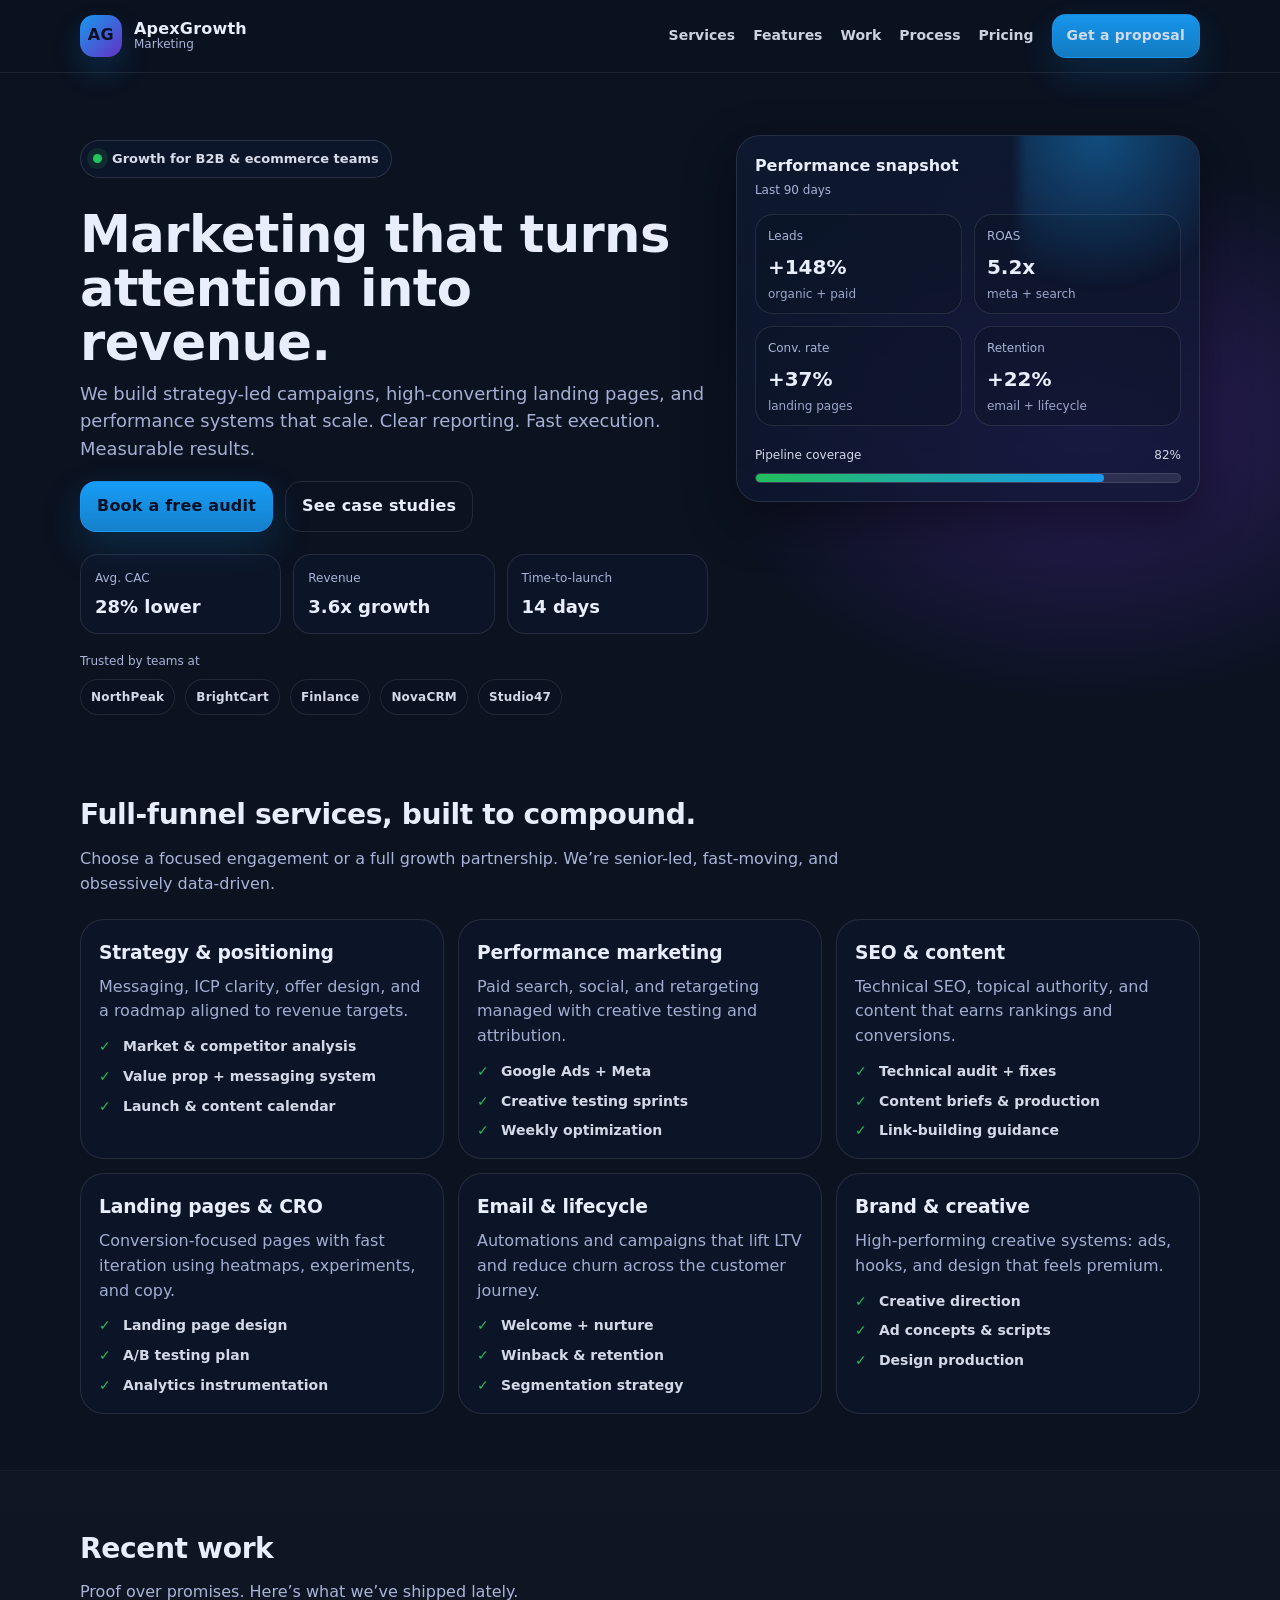
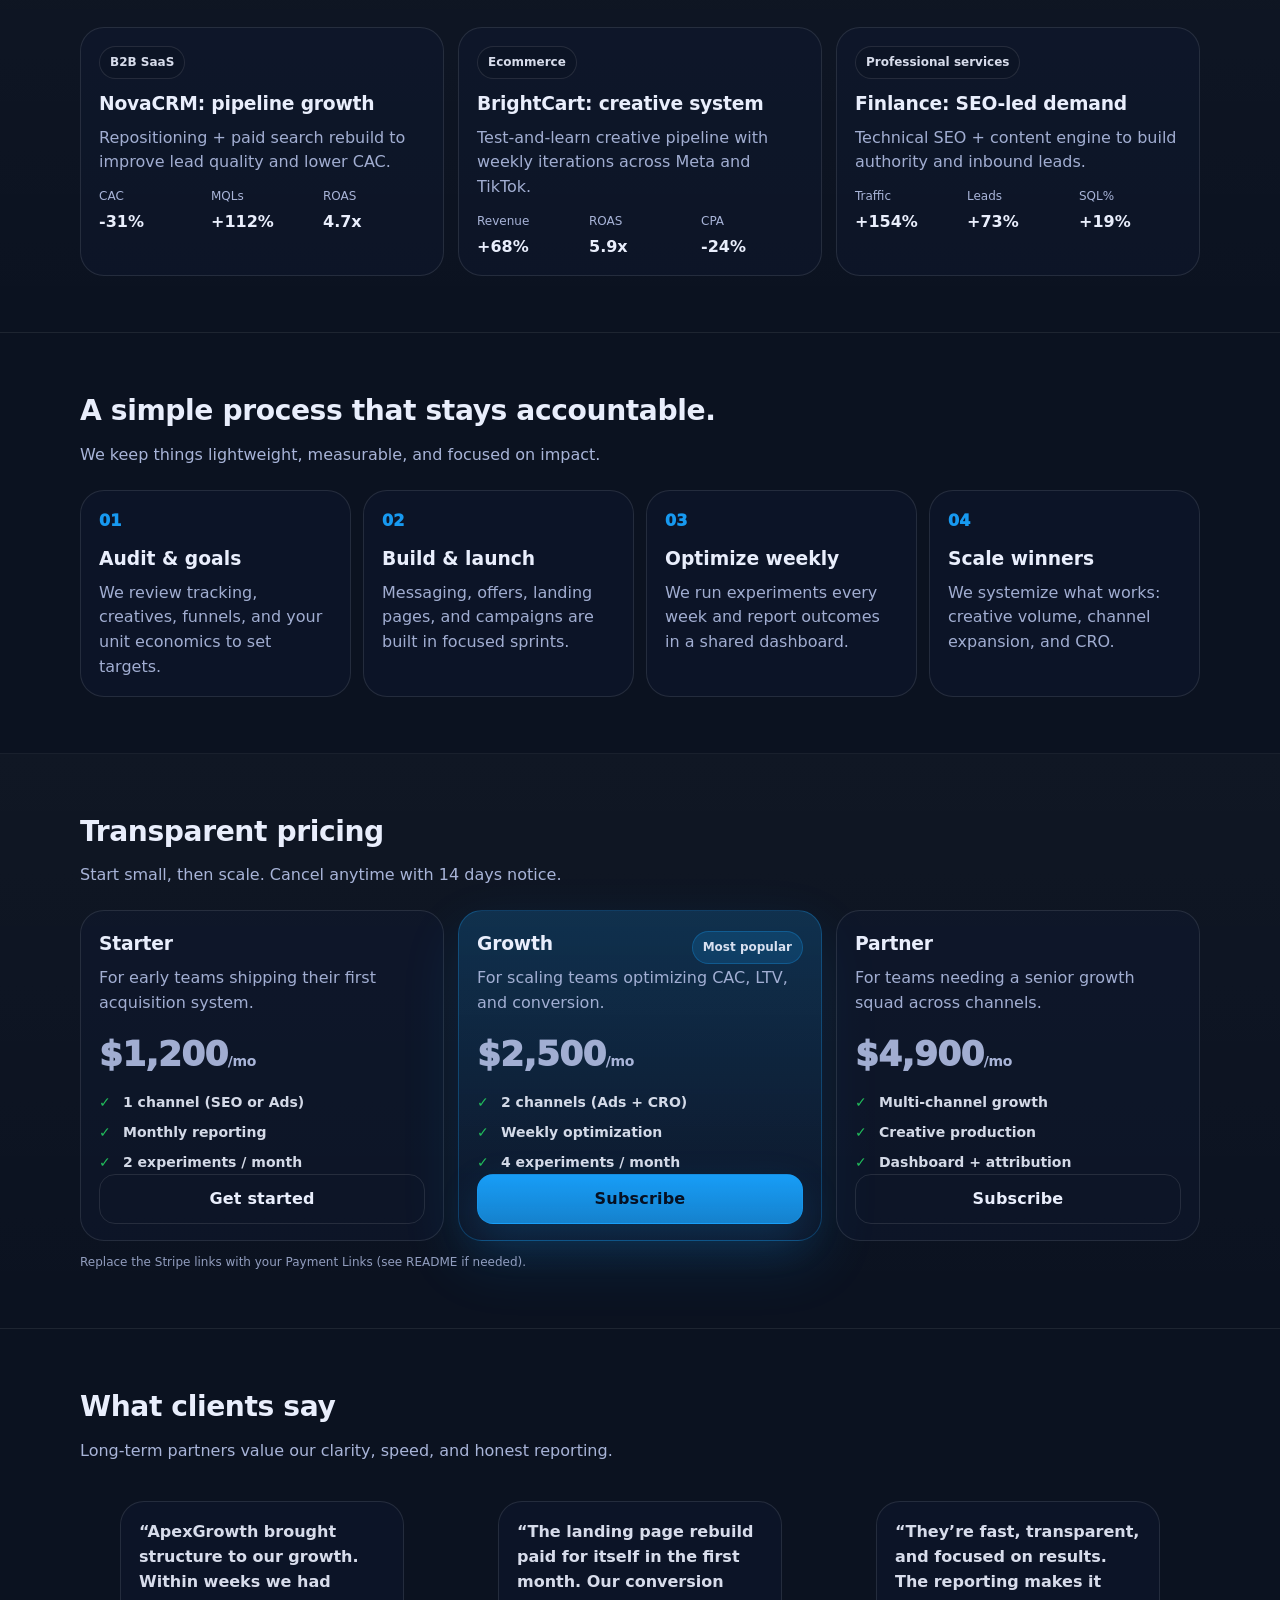
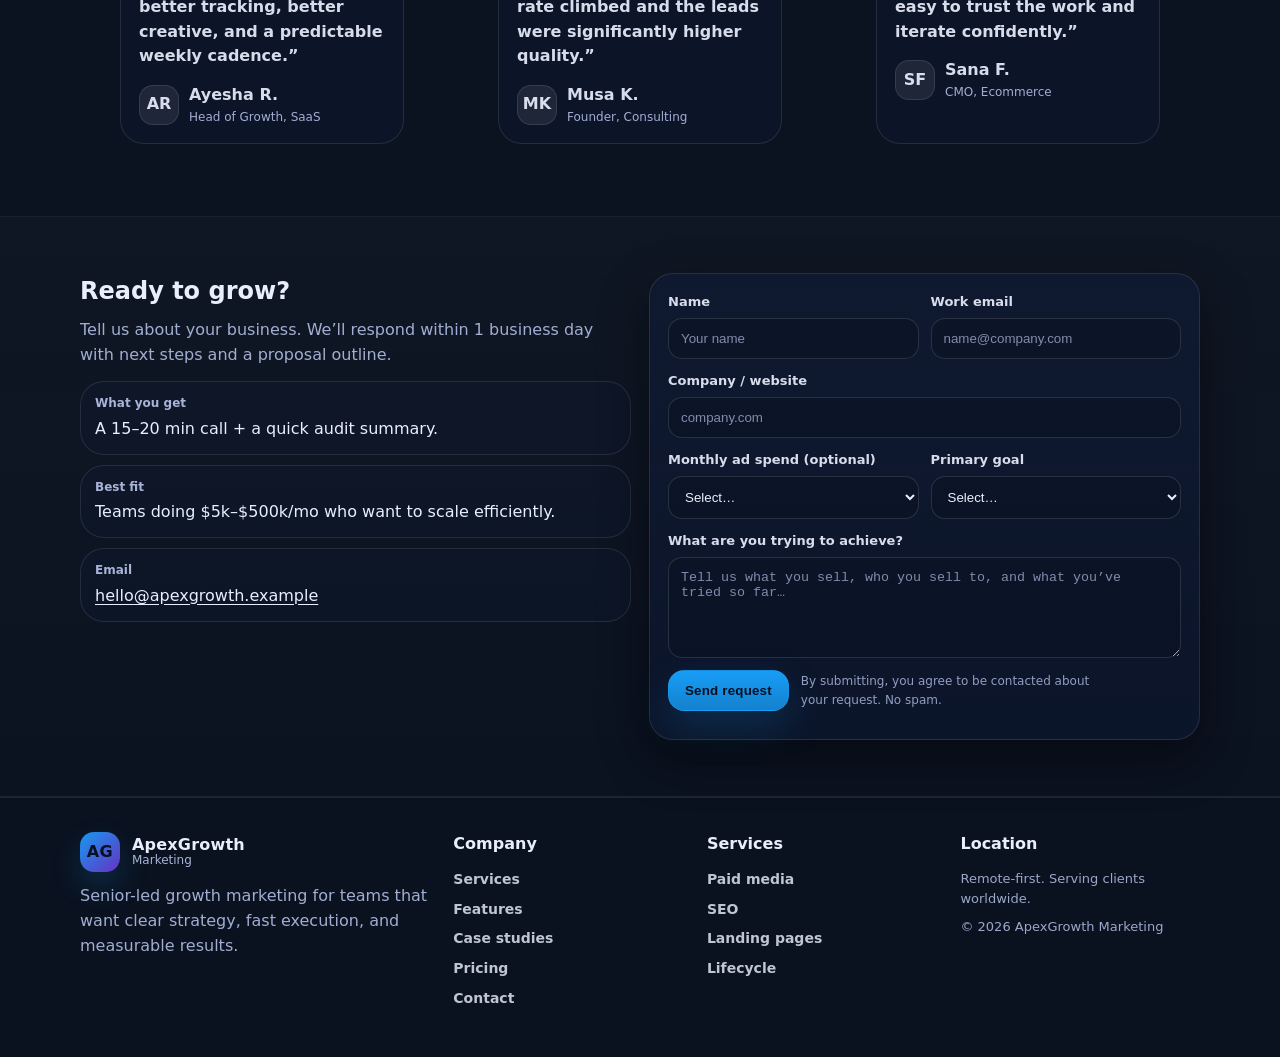
<file: index.html>
<!doctype html>
<html lang="en">
  <head>
    <meta charset="UTF-8" />
    <meta name="viewport" content="width=device-width, initial-scale=1" />

    <title>ApexGrowth Marketing — Strategy, Creative, Performance</title>
    <meta
      name="description"
      content="ApexGrowth is a full-service marketing partner helping brands grow with strategy, creative, paid media, SEO, and conversion optimization."
    />
    <meta name="theme-color" content="#0b1220" />

    <meta property="og:title" content="shabeer Ali Marketing" />
    <meta
      property="og:description"
      content="Strategy, creative, and performance marketing that drives measurable growth."
    />
    <meta property="og:type" content="website" />

    <link rel="icon" href="data:image/svg+xml,%3Csvg xmlns='http://www.w3.org/2000/svg' viewBox='0 0 64 64'%3E%3Cpath fill='%2318a0fb' d='M32 6l24 12v28L32 58 8 46V18z'/%3E%3Cpath fill='%230b1220' d='M20 40l12-22 12 22h-7l-5-10-5 10z'/%3E%3C/svg%3E" />
    <link rel="stylesheet" href="styles.css" />
  </head>
  <body>
    <a class="skip-link" href="#main">Skip to content</a>

    <header class="header" id="top">
      <div class="container header__inner">
        <a class="brand" href="#top" aria-label="ApexGrowth Home">
          <span class="brand__mark" aria-hidden="true">AG</span>
          <span class="brand__text">
            <span class="brand__name">ApexGrowth</span>
            <span class="brand__tag">Marketing</span>
          </span>
        </a>

        <nav class="nav" aria-label="Primary">
          <button class="nav__toggle" type="button" aria-expanded="false" aria-controls="nav-links">
            <span class="sr-only">Toggle menu</span>
            <span class="nav__toggleBars" aria-hidden="true"></span>
          </button>
          <div class="nav__links" id="nav-links">
            <a href="#services">Services </a>
            <a href="features.html">Features</a>
            <a href="#work">Work</a>
            <a href="#process">Process</a>
            <a href="#pricing">Pricing</a>
            <a href="#contact" class="btn btn--small">Get a proposal</a>
          </div>
        </nav>
      </div>
    </header>

    <main id="main">
      <section class="hero">
        <div class="container hero__grid">
          <div class="hero__copy">
            <p class="pill">
              <span class="dot" aria-hidden="true"></span>
              Growth for B2B & ecommerce teams
            </p>
            <h1>Marketing that turns attention into revenue.</h1>
            <p class="lead">
              We build strategy-led campaigns, high-converting landing pages, and performance systems that scale.
              Clear reporting. Fast execution. Measurable results.
            </p>

            <div class="hero__cta">
              <a class="btn" href="#contact">Book a free audit</a>
              <a class="btn btn--ghost" href="#work">See case studies</a>
            </div>

            <dl class="hero__stats" aria-label="Highlights">
              <div class="stat">
                <dt>Avg. CAC</dt>
                <dd><span data-count="28">0</span>% lower</dd>
              </div>
              <div class="stat">
                <dt>Revenue</dt>
                <dd><span data-count="3.6">0</span>x growth</dd>
              </div>
              <div class="stat">
                <dt>Time-to-launch</dt>
                <dd><span data-count="14">0</span> days</dd>
              </div>
            </dl>

            <div class="trust">
              <span class="trust__label">Trusted by teams at</span>
              <div class="trust__logos" aria-hidden="true">
                <span>NorthPeak</span>
                <span>BrightCart</span>
                <span>Finlance</span>
                <span>NovaCRM</span>
                <span>Studio47</span>
              </div>
            </div>
          </div>

          <div class="hero__card" role="region" aria-label="Growth snapshot">
            <div class="card card--glow">
              <div class="card__header">
                <p class="card__title">Performance snapshot</p>
                <p class="card__subtitle">Last 90 days</p>
              </div>
              <div class="card__grid">
                <div class="metric">
                  <p class="metric__label">Leads</p>
                  <p class="metric__value">+148%</p>
                  <p class="metric__note">organic + paid</p>
                </div>
                <div class="metric">
                  <p class="metric__label">ROAS</p>
                  <p class="metric__value">5.2x</p>
                  <p class="metric__note">meta + search</p>
                </div>
                <div class="metric">
                  <p class="metric__label">Conv. rate</p>
                  <p class="metric__value">+37%</p>
                  <p class="metric__note">landing pages</p>
                </div>
                <div class="metric">
                  <p class="metric__label">Retention</p>
                  <p class="metric__value">+22%</p>
                  <p class="metric__note">email + lifecycle</p>
                </div>
              </div>
              <div class="card__footer">
                <div class="progress">
                  <span class="progress__label">Pipeline coverage</span>
                  <span class="progress__value">82%</span>
                </div>
                <div class="bar" aria-hidden="true"><span style="width: 82%"></span></div>
              </div>
            </div>
          </div>
        </div>
      </section>

      <section class="section" id="services">
        <div class="container">
          <div class="section__head">
            <h2>Full-funnel services, built to compound.</h2>
            <p>
              Choose a focused engagement or a full growth partnership. We’re senior-led, fast-moving, and
              obsessively data-driven.
            </p>
          </div>

          <div class="grid grid--3">
            <article class="feature">
              <h3>Strategy & positioning</h3>
              <p>Messaging, ICP clarity, offer design, and a roadmap aligned to revenue targets.</p>
              <ul class="checklist">
                <li>Market & competitor analysis</li>
                <li>Value prop + messaging system</li>
                <li>Launch & content calendar</li>
              </ul>
            </article>

            <article class="feature">
              <h3>Performance marketing</h3>
              <p>Paid search, social, and retargeting managed with creative testing and attribution.</p>
              <ul class="checklist">
                <li>Google Ads + Meta</li>
                <li>Creative testing sprints</li>
                <li>Weekly optimization</li>
              </ul>
            </article>

            <article class="feature">
              <h3>SEO & content</h3>
              <p>Technical SEO, topical authority, and content that earns rankings and conversions.</p>
              <ul class="checklist">
                <li>Technical audit + fixes</li>
                <li>Content briefs & production</li>
                <li>Link-building guidance</li>
              </ul>
            </article>

            <article class="feature">
              <h3>Landing pages & CRO</h3>
              <p>Conversion-focused pages with fast iteration using heatmaps, experiments, and copy.</p>
              <ul class="checklist">
                <li>Landing page design</li>
                <li>A/B testing plan</li>
                <li>Analytics instrumentation</li>
              </ul>
            </article>

            <article class="feature">
              <h3>Email & lifecycle</h3>
              <p>Automations and campaigns that lift LTV and reduce churn across the customer journey.</p>
              <ul class="checklist">
                <li>Welcome + nurture</li>
                <li>Winback & retention</li>
                <li>Segmentation strategy</li>
              </ul>
            </article>

            <article class="feature">
              <h3>Brand & creative</h3>
              <p>High-performing creative systems: ads, hooks, and design that feels premium.</p>
              <ul class="checklist">
                <li>Creative direction</li>
                <li>Ad concepts & scripts</li>
                <li>Design production</li>
              </ul>
            </article>
          </div>
        </div>
      </section>

      <section class="section section--alt" id="work">
        <div class="container">
          <div class="section__head">
            <h2>Recent work</h2>
            <p>Proof over promises. Here’s what we’ve shipped lately.</p>
          </div>

          <div class="grid grid--3">
            <article class="case">
              <div class="case__badge">B2B SaaS</div>
              <h3>NovaCRM: pipeline growth</h3>
              <p>Repositioning + paid search rebuild to improve lead quality and lower CAC.</p>
              <dl class="case__results">
                <div><dt>CAC</dt><dd>-31%</dd></div>
                <div><dt>MQLs</dt><dd>+112%</dd></div>
                <div><dt>ROAS</dt><dd>4.7x</dd></div>
              </dl>
            </article>

            <article class="case">
              <div class="case__badge">Ecommerce</div>
              <h3>BrightCart: creative system</h3>
              <p>Test-and-learn creative pipeline with weekly iterations across Meta and TikTok.</p>
              <dl class="case__results">
                <div><dt>Revenue</dt><dd>+68%</dd></div>
                <div><dt>ROAS</dt><dd>5.9x</dd></div>
                <div><dt>CPA</dt><dd>-24%</dd></div>
              </dl>
            </article>

            <article class="case">
              <div class="case__badge">Professional services</div>
              <h3>Finlance: SEO-led demand</h3>
              <p>Technical SEO + content engine to build authority and inbound leads.</p>
              <dl class="case__results">
                <div><dt>Traffic</dt><dd>+154%</dd></div>
                <div><dt>Leads</dt><dd>+73%</dd></div>
                <div><dt>SQL%</dt><dd>+19%</dd></div>
              </dl>
            </article>
          </div>
        </div>
      </section>

      <section class="section" id="process">
        <div class="container">
          <div class="section__head">
            <h2>A simple process that stays accountable.</h2>
            <p>We keep things lightweight, measurable, and focused on impact.</p>
          </div>

          <ol class="steps">
            <li class="step">
              <div class="step__num" aria-hidden="true">01</div>
              <h3>Audit & goals</h3>
              <p>We review tracking, creatives, funnels, and your unit economics to set targets.</p>
            </li>
            <li class="step">
              <div class="step__num" aria-hidden="true">02</div>
              <h3>Build & launch</h3>
              <p>Messaging, offers, landing pages, and campaigns are built in focused sprints.</p>
            </li>
            <li class="step">
              <div class="step__num" aria-hidden="true">03</div>
              <h3>Optimize weekly</h3>
              <p>We run experiments every week and report outcomes in a shared dashboard.</p>
            </li>
            <li class="step">
              <div class="step__num" aria-hidden="true">04</div>
              <h3>Scale winners</h3>
              <p>We systemize what works: creative volume, channel expansion, and CRO.</p>
            </li>
          </ol>
        </div>
      </section>

      <section class="section section--alt" id="pricing">
        <div class="container">
          <div class="section__head">
            <h2>Transparent pricing</h2>
            <p>Start small, then scale. Cancel anytime with 14 days notice.</p>
          </div>

          <div class="grid grid--3">
            <article class="price">
              <h3>Starter</h3>
              <p class="price__tag">For early teams shipping their first acquisition system.</p>
              <p class="price__value">$1,200<span>/mo</span></p>
              <ul class="checklist">
                <li>1 channel (SEO or Ads)</li>
                <li>Monthly reporting</li>
                <li>2 experiments / month</li>
              </ul>
              <a
                class="btn btn--ghost"
                href="https://buy.stripe.com/REPLACE_STARTER"
                target="_blank"
                rel="noopener noreferrer"
              >
                Get started
              </a>
            </article>

            <article class="price price--featured" aria-label="Most popular plan">
              <div class="price__top">
                <h3>Growth</h3>
                <span class="badge">Most popular</span>
              </div>
              <p class="price__tag">For scaling teams optimizing CAC, LTV, and conversion.</p>
              <p class="price__value">$2,500<span>/mo</span></p>
              <ul class="checklist">
                <li>2 channels (Ads + CRO)</li>
                <li>Weekly optimization</li>
                <li>4 experiments / month</li>
              </ul>
              <a class="btn" href="https://buy.stripe.com/REPLACE_GROWTH" target="_blank" rel="noopener noreferrer">
                Subscribe
              </a>
            </article>

            <article class="price">
              <h3>Partner</h3>
              <p class="price__tag">For teams needing a senior growth squad across channels.</p>
              <p class="price__value">$4,900<span>/mo</span></p>
              <ul class="checklist">
                <li>Multi-channel growth</li>
                <li>Creative production</li>
                <li>Dashboard + attribution</li>
              </ul>
              <a
                class="btn btn--ghost"
                href="https://buy.stripe.com/REPLACE_PARTNER"
                target="_blank"
                rel="noopener noreferrer"
              >
                Subscribe
              </a>
            </article>
          </div>
          <p class="fineprint">
            Replace the Stripe links with your Payment Links (see README if needed).
          </p>
        </div>
      </section>

      <section class="section" id="testimonials" aria-label="Testimonials">
        <div class="container">
          <div class="section__head">
            <h2>What clients say</h2>
            <p>Long-term partners value our clarity, speed, and honest reporting.</p>
          </div>

          <div class="grid grid--3">
            <figure class="quote">
              <blockquote>
                “ApexGrowth brought structure to our growth. Within weeks we had better tracking, better creative,
                and a predictable weekly cadence.”
              </blockquote>
              <figcaption>
                <span class="avatar" aria-hidden="true">AR</span>
                <div>
                  <div class="quote__name">Ayesha R.</div>
                  <div class="quote__role">Head of Growth, SaaS</div>
                </div>
              </figcaption>
            </figure>

            <figure class="quote">
              <blockquote>
                “The landing page rebuild paid for itself in the first month. Our conversion rate climbed and the
                leads were significantly higher quality.”
              </blockquote>
              <figcaption>
                <span class="avatar" aria-hidden="true">MK</span>
                <div>
                  <div class="quote__name">Musa K.</div>
                  <div class="quote__role">Founder, Consulting</div>
                </div>
              </figcaption>
            </figure>

            <figure class="quote">
              <blockquote>
                “They’re fast, transparent, and focused on results. The reporting makes it easy to trust the work
                and iterate confidently.”
              </blockquote>
              <figcaption>
                <span class="avatar" aria-hidden="true">SF</span>
                <div>
                  <div class="quote__name">Sana F.</div>
                  <div class="quote__role">CMO, Ecommerce</div>
                </div>
              </figcaption>
            </figure>
          </div>
        </div>
      </section>

      <section class="section section--alt" id="contact">
        <div class="container contact">
          <div class="contact__copy">
            <h2>Ready to grow?</h2>
            <p>
              Tell us about your business. We’ll respond within 1 business day with next steps and a proposal
              outline.
            </p>

            <div class="contact__highlights">
              <div class="mini">
                <div class="mini__kicker">What you get</div>
                <div class="mini__text">A 15–20 min call + a quick audit summary.</div>
              </div>
              <div class="mini">
                <div class="mini__kicker">Best fit</div>
                <div class="mini__text">Teams doing $5k–$500k/mo who want to scale efficiently.</div>
              </div>
              <div class="mini">
                <div class="mini__kicker">Email</div>
                <div class="mini__text"><a href="mailto:hello@apexgrowth.example">hello@apexgrowth.example</a></div>
              </div>
            </div>
          </div>

          <form class="form card" id="lead-form" novalidate>
            <div class="form__row">
              <label>
                <span>Name</span>
                <input name="name" autocomplete="name" required placeholder="Your name" />
              </label>
              <label>
                <span>Work email</span>
                <input name="email" type="email" autocomplete="email" required placeholder="name@company.com" />
              </label>
            </div>

            <label>
              <span>Company / website</span>
              <input name="company" autocomplete="organization" placeholder="company.com" />
            </label>

            <div class="form__row">
              <label>
                <span>Monthly ad spend (optional)</span>
                <select name="spend">
                  <option value="">Select…</option>
                  <option>$0 – $1,000</option>
                  <option>$1,000 – $5,000</option>
                  <option>$5,000 – $25,000</option>
                  <option>$25,000+</option>
                </select>
              </label>
              <label>
                <span>Primary goal</span>
                <select name="goal" required>
                  <option value="">Select…</option>
                  <option>More leads</option>
                  <option>More sales</option>
                  <option>Lower CAC</option>
                  <option>Improve conversion</option>
                </select>
              </label>
            </div>

            <label>
              <span>What are you trying to achieve?</span>
              <textarea
                name="message"
                required
                rows="5"
                placeholder="Tell us what you sell, who you sell to, and what you’ve tried so far…"
              ></textarea>
            </label>

            <div class="form__actions">
              <button class="btn" type="submit">Send request</button>
              <p class="form__fineprint">
                By submitting, you agree to be contacted about your request. No spam.
              </p>
            </div>

            <p class="form__status" role="status" aria-live="polite"></p>
          </form>
        </div>
      </section>
    </main>

    <footer class="footer">
      <div class="container footer__grid">
        <div>
          <div class="brand brand--footer">
            <span class="brand__mark" aria-hidden="true">AG</span>
            <span class="brand__text">
              <span class="brand__name">ApexGrowth</span>
              <span class="brand__tag">Marketing</span>
            </span>
          </div>
          <p class="footer__blurb">
            Senior-led growth marketing for teams that want clear strategy, fast execution, and measurable results.
          </p>
        </div>

        <div class="footer__col">
          <div class="footer__title">Company</div>
          <a href="#services">Services</a>
          <a href="features.html">Features</a>
          <a href="#work">Case studies</a>
          <a href="#pricing">Pricing</a>
          <a href="#contact">Contact</a>
        </div>

        <div class="footer__col">
          <div class="footer__title">Services</div>
          <a href="#services">Paid media</a>
          <a href="#services">SEO</a>
          <a href="#services">Landing pages</a>
          <a href="#services">Lifecycle</a>
        </div>

        <div class="footer__col">
          <div class="footer__title">Location</div>
          <p class="footer__muted">Remote-first. Serving clients worldwide.</p>
          <p class="footer__muted">© <span id="year"></span> ApexGrowth Marketing</p>
        </div>
      </div>
    </footer>

    <script src="main.js" defer></script>
  </body>
</html>
</file>
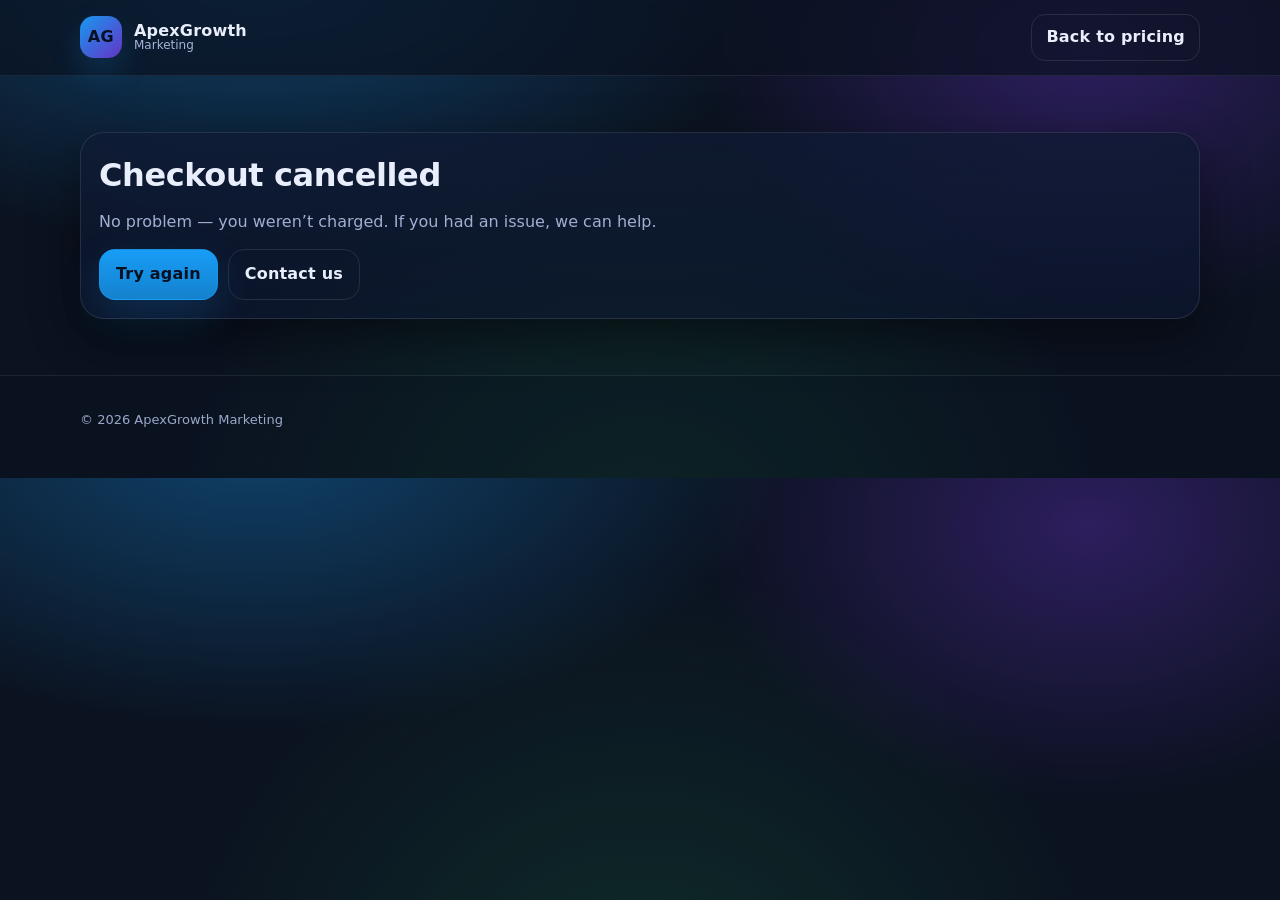
<file: cancel.html>
<!doctype html>
<html lang="en">
  <head>
    <meta charset="UTF-8" />
    <meta name="viewport" content="width=device-width, initial-scale=1" />
    <title>Payment cancelled — ApexGrowth</title>
    <meta name="robots" content="noindex" />
    <link rel="stylesheet" href="styles.css" />
  </head>
  <body>
    <header class="header">
      <div class="container header__inner">
        <a class="brand" href="index.html">
          <span class="brand__mark" aria-hidden="true">AG</span>
          <span class="brand__text">
            <span class="brand__name">ApexGrowth</span>
            <span class="brand__tag">Marketing</span>
          </span>
        </a>
        <a class="btn btn--small btn--ghost" href="index.html#pricing">Back to pricing</a>
      </div>
    </header>

    <main class="section">
      <div class="container">
        <div class="card" style="padding: 18px">
          <h1 style="margin: 0 0 10px; letter-spacing: -0.4px">Checkout cancelled</h1>
          <p style="margin: 0 0 14px; color: rgba(168, 180, 216, 0.96)">
            No problem — you weren’t charged. If you had an issue, we can help.
          </p>
          <div style="display: flex; gap: 10px; flex-wrap: wrap">
            <a class="btn" href="index.html#pricing">Try again</a>
            <a class="btn btn--ghost" href="index.html#contact">Contact us</a>
          </div>
        </div>
      </div>
    </main>

    <footer class="footer">
      <div class="container footer__grid">
        <div>
          <p class="footer__muted">© <span id="year"></span> ApexGrowth Marketing</p>
        </div>
      </div>
    </footer>

    <script src="main.js" defer></script>
  </body>
</html>
</file>
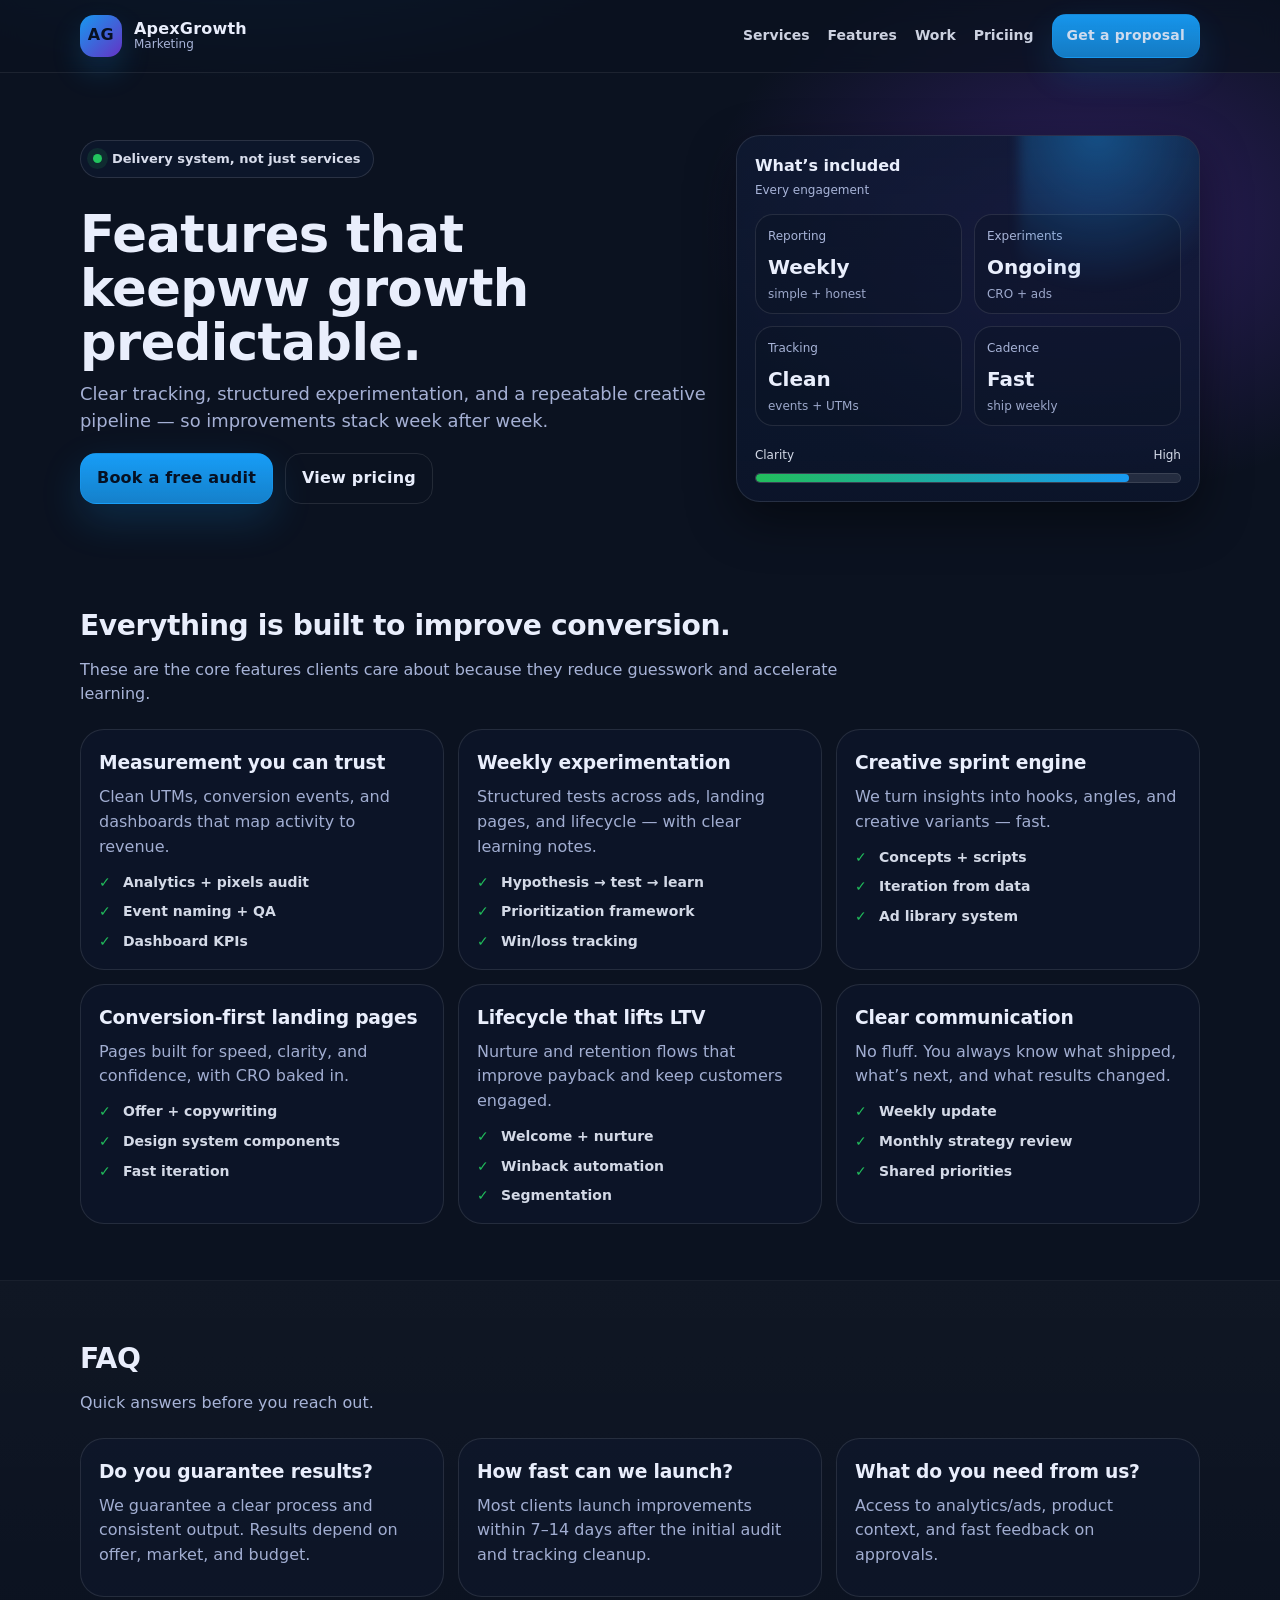
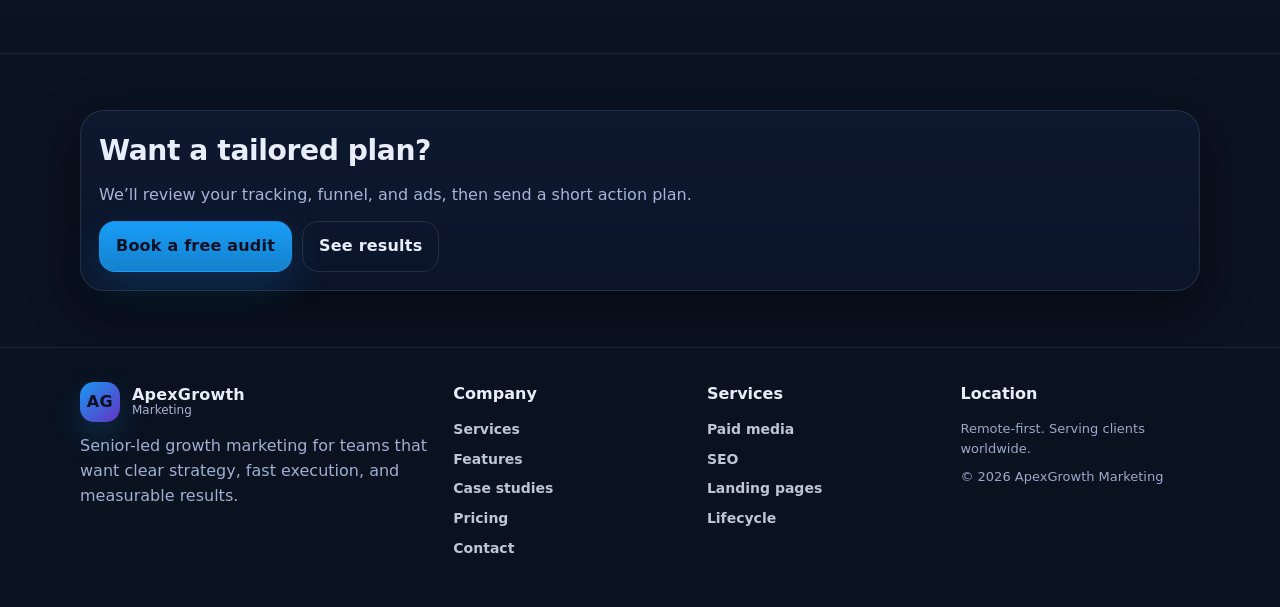
<file: features.html>
<!doctype html>
<html lang="en">
  <head>
    <meta charset="UTF-8" />
    <meta name="viewport" content="width=device-width, initial-scale=1" />

    <title>Features — ApexGrowth Marketing</title>
    <meta
      name="description"
      content="Explore the features behind our marketing delivery system: reporting, experimentation, creative sprints, and conversion-focused execution."
    />
    <meta name="theme-color" content="#0b1220" />
    <meta name="robots" content="index,follow" />

    <meta property="og:title" content="Features — ApexGrowth Marketing" />
    <meta
      property="og:description"
      content="Reporting, experimentation, creative sprints, and conversion-focused execution."
    />
    <meta property="og:type" content="website" />

    <link rel="icon" href="data:image/svg+xml,%3Csvg xmlns='http://www.w3.org/2000/svg' viewBox='0 0 64 64'%3E%3Cpath fill='%2318a0fb' d='M32 6l24 12v28L32 58 8 46V18z'/%3E%3Cpath fill='%230b1220' d='M20 40l12-22 12 22h-7l-5-10-5 10z'/%3E%3C/svg%3E" />
    <link rel="stylesheet" href="styles.css" />
  </head>
  <body>
    <a class="skip-link" href="#main">Skip to content</a>

    <header class="header" id="top">
      <div class="container header__inner">
        <a class="brand" href="index.html#top" aria-label="ApexGrowth Home">
          <span class="brand__mark" aria-hidden="true">AG</span>
          <span class="brand__text">
            <span class="brand__name">ApexGrowth</span>
            <span class="brand__tag">Marketing</span>
          </span>
        </a>

        <nav class="nav" aria-label="Primary">
          <button class="nav__toggle" type="button" aria-expanded="false" aria-controls="nav-links">
            <span class="sr-only">Toggle menu</span>
            <span class="nav__toggleBars" aria-hidden="true"></span>
          </button>
          <div class="nav__links" id="nav-links">
            <a href="index.html#services">Services</a>
            <a href="features.html" aria-current="page">Features</a>
            <a href="index.html#work">Work</a>
            <a href="index.html#pricing">Priciing</a>
            <a href="index.html#contact" class="btn btn--small">Get a proposal</a>
          </div>
        </nav>
      </div>
    </header>

    <main id="main">
      <section class="hero">
        <div class="container hero__grid">
          <div class="hero__copy">
            <p class="pill">
              <span class="dot" aria-hidden="true"></span>
              Delivery system, not just services
            </p>
            <h1>Features that keepww growth predictable.</h1>
            <p class="lead">
              Clear tracking, structured experimentation, and a repeatable creative pipeline — so improvements stack
              week after week.
            </p>
            <div class="hero__cta">
              <a class="btn" href="index.html#contact">Book a free audit</a>
              <a class="btn btn--ghost" href="index.html#pricing">View pricing</a>
            </div>
          </div>

          <div class="hero__card" role="region" aria-label="What you get">
            <div class="card card--glow">
              <div class="card__header">
                <p class="card__title">What’s included</p>
                <p class="card__subtitle">Every engagement</p>
              </div>
              <div class="card__grid">
                <div class="metric">
                  <p class="metric__label">Reporting</p>
                  <p class="metric__value">Weekly</p>
                  <p class="metric__note">simple + honest</p>
                </div>
                <div class="metric">
                  <p class="metric__label">Experiments</p>
                  <p class="metric__value">Ongoing</p>
                  <p class="metric__note">CRO + ads</p>
                </div>
                <div class="metric">
                  <p class="metric__label">Tracking</p>
                  <p class="metric__value">Clean</p>
                  <p class="metric__note">events + UTMs</p>
                </div>
                <div class="metric">
                  <p class="metric__label">Cadence</p>
                  <p class="metric__value">Fast</p>
                  <p class="metric__note">ship weekly</p>
                </div>
              </div>
              <div class="card__footer">
                <div class="progress">
                  <span class="progress__label">Clarity</span>
                  <span class="progress__value">High</span>
                </div>
                <div class="bar" aria-hidden="true"><span style="width: 88%"></span></div>
              </div>
            </div>
          </div>
        </div>
      </section>

      <section class="section" aria-label="Feature highlights">
        <div class="container">
          <div class="section__head">
            <h2>Everything is built to improve conversion.</h2>
            <p>These are the core features clients care about because they reduce guesswork and accelerate learning.</p>
          </div>

          <div class="grid grid--3">
            <article class="feature">
              <h3>Measurement you can trust</h3>
              <p>Clean UTMs, conversion events, and dashboards that map activity to revenue.</p>
              <ul class="checklist">
                <li>Analytics + pixels audit</li>
                <li>Event naming + QA</li>
                <li>Dashboard KPIs</li>
              </ul>
            </article>

            <article class="feature">
              <h3>Weekly experimentation</h3>
              <p>Structured tests across ads, landing pages, and lifecycle — with clear learning notes.</p>
              <ul class="checklist">
                <li>Hypothesis → test → learn</li>
                <li>Prioritization framework</li>
                <li>Win/loss tracking</li>
              </ul>
            </article>

            <article class="feature">
              <h3>Creative sprint engine</h3>
              <p>We turn insights into hooks, angles, and creative variants — fast.</p>
              <ul class="checklist">
                <li>Concepts + scripts</li>
                <li>Iteration from data</li>
                <li>Ad library system</li>
              </ul>
            </article>

            <article class="feature">
              <h3>Conversion-first landing pages</h3>
              <p>Pages built for speed, clarity, and confidence, with CRO baked in.</p>
              <ul class="checklist">
                <li>Offer + copywriting</li>
                <li>Design system components</li>
                <li>Fast iteration</li>
              </ul>
            </article>

            <article class="feature">
              <h3>Lifecycle that lifts LTV</h3>
              <p>Nurture and retention flows that improve payback and keep customers engaged.</p>
              <ul class="checklist">
                <li>Welcome + nurture</li>
                <li>Winback automation</li>
                <li>Segmentation</li>
              </ul>
            </article>

            <article class="feature">
              <h3>Clear communication</h3>
              <p>No fluff. You always know what shipped, what’s next, and what results changed.</p>
              <ul class="checklist">
                <li>Weekly update</li>
                <li>Monthly strategy review</li>
                <li>Shared priorities</li>
              </ul>
            </article>
          </div>
        </div>
      </section>

      <section class="section section--alt" aria-label="FAQ">
        <div class="container">
          <div class="section__head">
            <h2>FAQ</h2>
            <p>Quick answers before you reach out.</p>
          </div>

          <div class="grid grid--3">
            <article class="feature">
              <h3>Do you guarantee results?</h3>
              <p>We guarantee a clear process and consistent output. Results depend on offer, market, and budget.</p>
            </article>
            <article class="feature">
              <h3>How fast can we launch?</h3>
              <p>Most clients launch improvements within 7–14 days after the initial audit and tracking cleanup.</p>
            </article>
            <article class="feature">
              <h3>What do you need from us?</h3>
              <p>Access to analytics/ads, product context, and fast feedback on approvals.</p>
            </article>
          </div>
        </div>
      </section>

      <section class="section" aria-label="CTA">
        <div class="container">
          <div class="card" style="padding: 18px">
            <div class="section__head" style="margin-bottom: 0">
              <h2>Want a tailored plan?</h2>
              <p>We’ll review your tracking, funnel, and ads, then send a short action plan.</p>
            </div>
            <div style="display: flex; gap: 10px; flex-wrap: wrap; margin-top: 14px">
              <a class="btn" href="index.html#contact">Book a free audit</a>
              <a class="btn btn--ghost" href="index.html#work">See results</a>
            </div>
          </div>
        </div>
      </section>
    </main>

    <footer class="footer">
      <div class="container footer__grid">
        <div>
          <div class="brand brand--footer">
            <span class="brand__mark" aria-hidden="true">AG</span>
            <span class="brand__text">
              <span class="brand__name">ApexGrowth</span>
              <span class="brand__tag">Marketing</span>
            </span>
          </div>
          <p class="footer__blurb">
            Senior-led growth marketing for teams that want clear strategy, fast execution, and measurable results.
          </p>
        </div>

        <div class="footer__col">
          <div class="footer__title">Company</div>
          <a href="index.html#services">Services</a>
          <a href="features.html">Features</a>
          <a href="index.html#work">Case studies</a>
          <a href="index.html#pricing">Pricing</a>
          <a href="index.html#contact">Contact</a>
        </div>

        <div class="footer__col">
          <div class="footer__title">Services</div>
          <a href="index.html#services">Paid media</a>
          <a href="index.html#services">SEO</a>
          <a href="index.html#services">Landing pages</a>
          <a href="index.html#services">Lifecycle</a>
        </div>

        <div class="footer__col">
          <div class="footer__title">Location</div>
          <p class="footer__muted">Remote-first. Serving clients worldwide.</p>
          <p class="footer__muted">© <span id="year"></span> ApexGrowth Marketing</p>
        </div>
      </div>
    </footer>

    <script src="main.js" defer></script>
  </body>
</html>
</file>
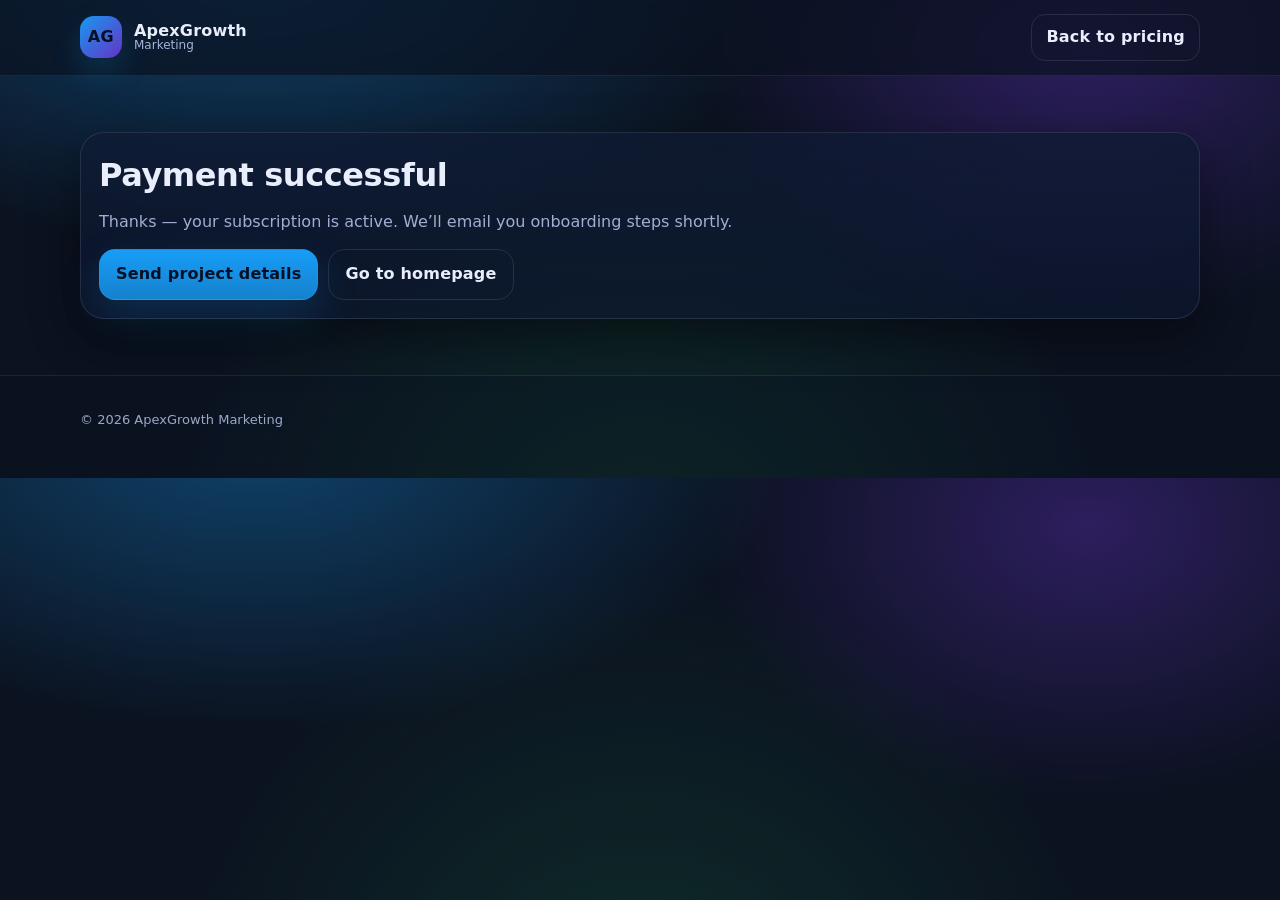
<file: success.html>
<!doctype html>
<html lang="en">
  <head>
    <meta charset="UTF-8" />
    <meta name="viewport" content="width=device-width, initial-scale=1" />
    <title>Payment successful — ApexGrowth</title>
    <meta name="robots" content="noindex" />
    <link rel="stylesheet" href="styles.css" />
  </head>
  <body>
    <header class="header">
      <div class="container header__inner">
        <a class="brand" href="index.html">
          <span class="brand__mark" aria-hidden="true">AG</span>
          <span class="brand__text">
            <span class="brand__name">ApexGrowth</span>
            <span class="brand__tag">Marketing</span>
          </span>
        </a>
        <a class="btn btn--small btn--ghost" href="index.html#pricing">Back to pricing</a>
      </div>
    </header>

    <main class="section">
      <div class="container">
        <div class="card" style="padding: 18px">
          <h1 style="margin: 0 0 10px; letter-spacing: -0.4px">Payment successful</h1>
          <p style="margin: 0 0 14px; color: rgba(168, 180, 216, 0.96)">
            Thanks — your subscription is active. We’ll email you onboarding steps shortly.
          </p>
          <div style="display: flex; gap: 10px; flex-wrap: wrap">
            <a class="btn" href="index.html#contact">Send project details</a>
            <a class="btn btn--ghost" href="index.html">Go to homepage</a>
          </div>
        </div>
      </div>
    </main>

    <footer class="footer">
      <div class="container footer__grid">
        <div>
          <p class="footer__muted">© <span id="year"></span> ApexGrowth Marketing</p>
        </div>
      </div>
    </footer>

    <script src="main.js" defer></script>
  </body>
</html>
</file>
<file: styles.css>
:root{
  --bg:#0b1220;
  --panel:#0f1a33;
  --panel2:#0c1730;
  --text:#e9eefc;
  --muted:#a8b4d8;
  --line:rgba(255,255,255,.10);
  --brand:#18a0fb;
  --brand2:#7c3aed;
  --good:#22c55e;
  --shadow:0 18px 50px rgba(0,0,0,.45);
  --radius:18px;
  --radius2:24px;
  --container:1120px;
}

*{box-sizing:border-box}
html{scroll-behavior:smooth}
body{
  margin:0;
  font-family: ui-sans-serif, system-ui, -apple-system, Segoe UI, Roboto, Helvetica, Arial, "Apple Color Emoji","Segoe UI Emoji";
  color:var(--text);
  background:
    radial-gradient(900px 500px at 20% -10%, rgba(24,160,251,.35), transparent 60%),
    radial-gradient(700px 500px at 85% 10%, rgba(124,58,237,.30), transparent 55%),
    radial-gradient(800px 800px at 50% 120%, rgba(34,197,94,.16), transparent 60%),
    var(--bg);
  line-height:1.55;
}
a{color:inherit; text-decoration:none}
img{max-width:100%; height:auto}

.container{
  width:min(var(--container), calc(100% - 40px));
  margin:0 auto;
}

.sr-only{
  position:absolute;
  width:1px;height:1px;
  padding:0;margin:-1px;
  overflow:hidden;clip:rect(0,0,0,0);
  white-space:nowrap;border:0;
}

.skip-link{
  position:absolute;
  left:12px; top:12px;
  transform:translateY(-200%);
  background:rgba(15,26,51,.95);
  border:1px solid var(--line);
  padding:10px 12px;
  border-radius:12px;
  z-index:9999;
}
.skip-link:focus{transform:translateY(0)}

/* Header */
.header{
  position:sticky;
  top:0;
  z-index:1000;
  background:rgba(11,18,32,.70);
  backdrop-filter: blur(10px);
  border-bottom:1px solid rgba(255,255,255,.08);
}
.header__inner{
  display:flex;
  align-items:center;
  justify-content:space-between;
  padding:14px 0;
  gap:16px;
}
.brand{
  display:flex;
  align-items:center;
  gap:12px;
  min-width:200px;
}
.brand__mark{
  width:42px;height:42px;
  border-radius:14px;
  display:grid;
  place-items:center;
  background:linear-gradient(135deg, rgba(24,160,251,.95), rgba(124,58,237,.80));
  box-shadow: 0 14px 30px rgba(24,160,251,.18);
  font-weight:800;
  letter-spacing:.4px;
  color:#071022;
}
.brand__text{display:flex; flex-direction:column; line-height:1.05}
.brand__name{font-weight:800; letter-spacing:.2px}
.brand__tag{font-size:12px; color:var(--muted)}
.brand--footer .brand__mark{width:40px;height:40px}

.nav{display:flex; align-items:center; gap:12px}
.nav__toggle{
  display:none;
  width:42px;height:42px;
  border-radius:14px;
  border:1px solid var(--line);
  background:rgba(15,26,51,.55);
  color:var(--text);
}
.nav__toggleBars{
  display:block;
  width:18px;height:2px;
  background:currentColor;
  border-radius:2px;
  margin:0 auto;
  position:relative;
}
.nav__toggleBars::before,
.nav__toggleBars::after{
  content:"";
  position:absolute;
  left:0;
  width:18px;height:2px;
  background:currentColor;
  border-radius:2px;
}
.nav__toggleBars::before{top:-6px}
.nav__toggleBars::after{top:6px}

.nav__links{
  display:flex;
  align-items:center;
  gap:18px;
}
.nav__links a{
  color:rgba(233,238,252,.92);
  font-weight:600;
  font-size:14px;
  opacity:.95;
}
.nav__links a:hover{opacity:1}

/* Buttons */
.btn{
  display:inline-flex;
  align-items:center;
  justify-content:center;
  gap:10px;
  padding:12px 16px;
  border-radius:16px;
  border:1px solid rgba(24,160,251,.38);
  background:linear-gradient(180deg, rgba(24,160,251,.98), rgba(24,160,251,.78));
  color:#061022;
  font-weight:800;
  letter-spacing:.2px;
  box-shadow: 0 16px 40px rgba(24,160,251,.18);
}
.btn:hover{filter:brightness(1.04)}
.btn:active{transform:translateY(1px)}
.btn--ghost{
  background:transparent;
  color:var(--text);
  border:1px solid var(--line);
  box-shadow:none;
}
.btn--ghost:hover{background:rgba(255,255,255,.06)}
.btn--small{padding:10px 14px; border-radius:14px}

/* Hero */
.hero{padding:54px 0 22px}
.hero__grid{
  display:grid;
  grid-template-columns: 1.15fr .85fr;
  align-items:start;
  gap:28px;
}
.pill{
  display:inline-flex;
  align-items:center;
  gap:10px;
  padding:8px 12px;
  border-radius:999px;
  border:1px solid rgba(255,255,255,.12);
  background:rgba(15,26,51,.55);
  color:rgba(233,238,252,.92);
  font-weight:650;
  font-size:13px;
}
.dot{width:9px;height:9px;border-radius:50%;background:var(--good); box-shadow:0 0 0 6px rgba(34,197,94,.12)}
.hero h1{
  margin:16px 0 10px;
  font-size: clamp(34px, 4vw, 52px);
  line-height:1.06;
  letter-spacing:-.6px;
}
.lead{
  margin:0;
  color:rgba(168,180,216,.98);
  font-size: clamp(16px, 1.4vw, 18px);
  max-width: 60ch;
}
.hero__cta{display:flex; gap:12px; margin:18px 0 22px; flex-wrap:wrap}

.hero__stats{
  display:grid;
  grid-template-columns: repeat(3, minmax(0, 1fr));
  gap:12px;
  margin:0;
}
.stat{
  padding:14px 14px 12px;
  border-radius: var(--radius);
  border:1px solid rgba(255,255,255,.10);
  background:rgba(15,26,51,.40);
}
.stat dt{font-size:12px; color:var(--muted); margin:0 0 6px}
.stat dd{margin:0; font-weight:900; font-size:18px}

.trust{margin-top:18px}
.trust__label{display:block; font-size:12px; color:var(--muted); margin-bottom:8px}
.trust__logos{
  display:flex;
  flex-wrap:wrap;
  gap:10px;
  opacity:.9;
}
.trust__logos span{
  padding:8px 10px;
  border-radius: 999px;
  border:1px solid rgba(255,255,255,.10);
  background:rgba(11,18,32,.25);
  font-weight:700;
  font-size:12px;
  letter-spacing:.2px;
}

.card{
  border-radius: var(--radius2);
  border:1px solid rgba(255,255,255,.10);
  background:linear-gradient(180deg, rgba(15,26,51,.78), rgba(12,23,48,.62));
  box-shadow: var(--shadow);
}
.card--glow{
  position:relative;
  overflow:hidden;
}
.card--glow::before{
  content:"";
  position:absolute;
  inset:-80px -80px auto auto;
  width:260px;height:260px;
  background:radial-gradient(circle at 30% 30%, rgba(24,160,251,.40), transparent 60%);
  filter: blur(6px);
}
.hero__card{padding-top:8px}
.card__header{padding:18px 18px 0}
.card__title{margin:0; font-weight:850}
.card__subtitle{margin:3px 0 0; color:var(--muted); font-size:12px}
.card__grid{
  display:grid;
  grid-template-columns: repeat(2, minmax(0, 1fr));
  gap:12px;
  padding:14px 18px 10px;
}
.metric{
  padding:12px 12px 10px;
  border-radius: var(--radius);
  border:1px solid rgba(255,255,255,.10);
  background:rgba(11,18,32,.35);
}
.metric__label{margin:0; color:var(--muted); font-size:12px}
.metric__value{margin:6px 0 0; font-size:20px; font-weight:900}
.metric__note{margin:2px 0 0; color:rgba(168,180,216,.92); font-size:12px}
.card__footer{padding:0 18px 18px}
.progress{
  display:flex;
  justify-content:space-between;
  margin:10px 0 8px;
  font-size:12px;
  color:rgba(233,238,252,.9);
}
.bar{
  height:10px;
  border-radius:999px;
  background:rgba(255,255,255,.10);
  border:1px solid rgba(255,255,255,.10);
  overflow:hidden;
}
.bar span{
  display:block;
  height:100%;
  border-radius:999px;
  background:linear-gradient(90deg, rgba(34,197,94,.95), rgba(24,160,251,.95));
}

/* Sections */
.section{padding:56px 0}
.section--alt{
  background: linear-gradient(180deg, rgba(255,255,255,.02), rgba(255,255,255,0));
  border-top:1px solid rgba(255,255,255,.06);
  border-bottom:1px solid rgba(255,255,255,.06);
}
.section__head{
  display:flex;
  flex-direction:column;
  gap:10px;
  margin-bottom: 22px;
}
.section__head h2{
  margin:0;
  font-size: clamp(24px, 2.2vw, 34px);
  letter-spacing:-.4px;
}
.section__head p{margin:0; color:var(--muted); max-width: 78ch}

.grid{display:grid; gap:14px}
.grid--3{grid-template-columns: repeat(3, minmax(0, 1fr))}

.feature,.case,.price,.quote{
  padding:18px 18px 16px;
  border-radius: var(--radius2);
  border:1px solid rgba(255,255,255,.10);
  background:rgba(15,26,51,.40);
}
.feature h3,.case h3,.price h3{margin:0 0 8px; letter-spacing:-.2px}
.feature p,.case p,.price p{margin:0 0 12px; color:rgba(168,180,216,.96)}

.checklist{
  list-style:none;
  padding:0;
  margin:0;
  display:grid;
  gap:8px;
}
.checklist li{
  position:relative;
  padding-left:24px;
  color:rgba(233,238,252,.90);
  font-weight:650;
  font-size:14px;
}
.checklist li::before{
  content:"✓";
  position:absolute;
  left:0; top:0;
  color:rgba(34,197,94,.95);
  font-weight:900;
}

.case__badge{
  display:inline-flex;
  padding:6px 10px;
  border-radius:999px;
  border:1px solid rgba(255,255,255,.10);
  background:rgba(11,18,32,.30);
  color:rgba(233,238,252,.92);
  font-size:12px;
  font-weight:750;
  margin-bottom:10px;
}
.case__results{
  display:grid;
  grid-template-columns: repeat(3, minmax(0, 1fr));
  gap:10px;
  margin:12px 0 0;
}
.case__results dt{font-size:12px; color:var(--muted); margin:0 0 4px}
.case__results dd{margin:0; font-weight:900}

.steps{
  list-style:none;
  padding:0;
  margin:0;
  display:grid;
  grid-template-columns: repeat(4, minmax(0, 1fr));
  gap:12px;
}
.step{
  padding:18px 18px 16px;
  border-radius: var(--radius2);
  border:1px solid rgba(255,255,255,.10);
  background:rgba(15,26,51,.40);
}
.step__num{
  font-weight:950;
  letter-spacing:.2px;
  color:rgba(24,160,251,.95);
  margin-bottom:10px;
}
.step h3{margin:0 0 8px}
.step p{margin:0; color:rgba(168,180,216,.96)}

.price__top{
  display:flex;
  align-items:center;
  justify-content:space-between;
  gap:12px;
}
.badge{
  padding:6px 10px;
  border-radius:999px;
  background:rgba(24,160,251,.16);
  border:1px solid rgba(24,160,251,.28);
  color:rgba(233,238,252,.92);
  font-weight:800;
  font-size:12px;
}
.price__tag{margin:0 0 12px; color:rgba(168,180,216,.96)}
.price__value{
  margin:0 0 10px;
  font-size:34px;
  letter-spacing:-.4px;
  font-weight:950;
}
.price__value span{font-size:14px; color:var(--muted); font-weight:700}
.price--featured{
  background:linear-gradient(180deg, rgba(24,160,251,.20), rgba(15,26,51,.48));
  border-color: rgba(24,160,251,.28);
  box-shadow: 0 22px 60px rgba(24,160,251,.12);
}
.price .btn{width:100%}

.fineprint{
  margin:12px 0 0;
  color:rgba(168,180,216,.86);
  font-size:12px;
}

.quote blockquote{
  margin:0 0 14px;
  color:rgba(233,238,252,.92);
  font-weight:650;
}
.quote figcaption{
  display:flex;
  align-items:center;
  gap:10px;
  color:rgba(168,180,216,.96);
}
.avatar{
  width:40px;height:40px;
  border-radius:14px;
  display:grid;place-items:center;
  background:rgba(255,255,255,.08);
  border:1px solid rgba(255,255,255,.10);
  font-weight:900;
  color:rgba(233,238,252,.92);
}
.quote__name{font-weight:900; color:rgba(233,238,252,.92)}
.quote__role{font-size:12px}

/* Contact */
.contact{
  display:grid;
  grid-template-columns: 1fr 1fr;
  gap:18px;
  align-items:start;
}
.contact__copy h2{margin:0 0 8px}
.contact__copy p{margin:0 0 14px; color:rgba(168,180,216,.96)}
.contact__highlights{display:grid; gap:10px; margin-top:10px}
.mini{
  padding:12px 14px;
  border-radius: var(--radius2);
  border:1px solid rgba(255,255,255,.10);
  background:rgba(15,26,51,.35);
}
.mini__kicker{font-size:12px; color:var(--muted); margin-bottom:4px; font-weight:750}
.mini__text a{text-decoration:underline; text-underline-offset:3px}

.form{padding:18px}
.form label{display:flex; flex-direction:column; gap:6px; margin-bottom:12px}
.form span{font-weight:750; font-size:13px; color:rgba(233,238,252,.92)}
.form__row{
  display:grid;
  grid-template-columns: 1fr 1fr;
  gap:12px;
}
input, select, textarea{
  width:100%;
  padding:12px 12px;
  border-radius: 14px;
  border:1px solid rgba(255,255,255,.12);
  background:rgba(11,18,32,.42);
  color:var(--text);
  outline:none;
}
textarea{resize:vertical}
input::placeholder, textarea::placeholder{color:rgba(168,180,216,.75)}
input:focus, select:focus, textarea:focus{
  border-color: rgba(24,160,251,.60);
  box-shadow: 0 0 0 4px rgba(24,160,251,.14);
}
.form__actions{display:flex; gap:12px; align-items:center; flex-wrap:wrap}
.form__fineprint{margin:0; font-size:12px; color:rgba(168,180,216,.86); max-width: 40ch}
.form__status{margin:10px 0 0; color:rgba(233,238,252,.92); font-weight:700}

/* Footer */
.footer{
  padding:34px 0 48px;
  border-top:1px solid rgba(255,255,255,.08);
  background:rgba(11,18,32,.35);
}
.footer__grid{
  display:grid;
  grid-template-columns: 1.2fr .8fr .8fr .8fr;
  gap:14px;
}
.footer__blurb{margin:12px 0 0; color:rgba(168,180,216,.96); max-width: 52ch}
.footer__col{display:flex; flex-direction:column; gap:8px}
.footer__title{font-weight:900; margin-bottom:4px}
.footer__col a{color:rgba(233,238,252,.90); font-weight:650; font-size:14px; opacity:.9}
.footer__col a:hover{opacity:1; text-decoration:underline; text-underline-offset:3px}
.footer__muted{margin:0; color:rgba(168,180,216,.92); font-size:13px}

/* Responsive */
@media (max-width: 980px){
  .hero__grid{grid-template-columns:1fr}
  .hero{padding-top:38px}
  .steps{grid-template-columns: repeat(2, minmax(0, 1fr))}
  .grid--3{grid-template-columns: repeat(2, minmax(0, 1fr))}
  .contact{grid-template-columns:1fr}
  .footer__grid{grid-template-columns:1fr 1fr}
}
@media (max-width: 680px){
  .nav__toggle{display:inline-grid; place-items:center}
  .nav__links{
    position:absolute;
    right:20px;
    top:62px;
    width:min(320px, calc(100vw - 40px));
    display:none;
    flex-direction:column;
    align-items:stretch;
    gap:10px;
    padding:12px;
    border-radius:18px;
    border:1px solid rgba(255,255,255,.12);
    background:rgba(11,18,32,.92);
    box-shadow: var(--shadow);
  }
  .nav__links.is-open{display:flex}
  .nav__links a{padding:10px 12px; border-radius:14px}
  .nav__links a:hover{background:rgba(255,255,255,.06)}
  .brand{min-width:auto}
  .hero__stats{grid-template-columns:1fr}
  .grid--3{grid-template-columns:1fr}
  .steps{grid-template-columns:1fr}
  .form__row{grid-template-columns:1fr}
  .footer__grid{grid-template-columns:1fr}
}

@media (prefers-reduced-motion: reduce){
  html{scroll-behavior:auto}
  *{transition:none !important; animation:none !important}
}
</file>
